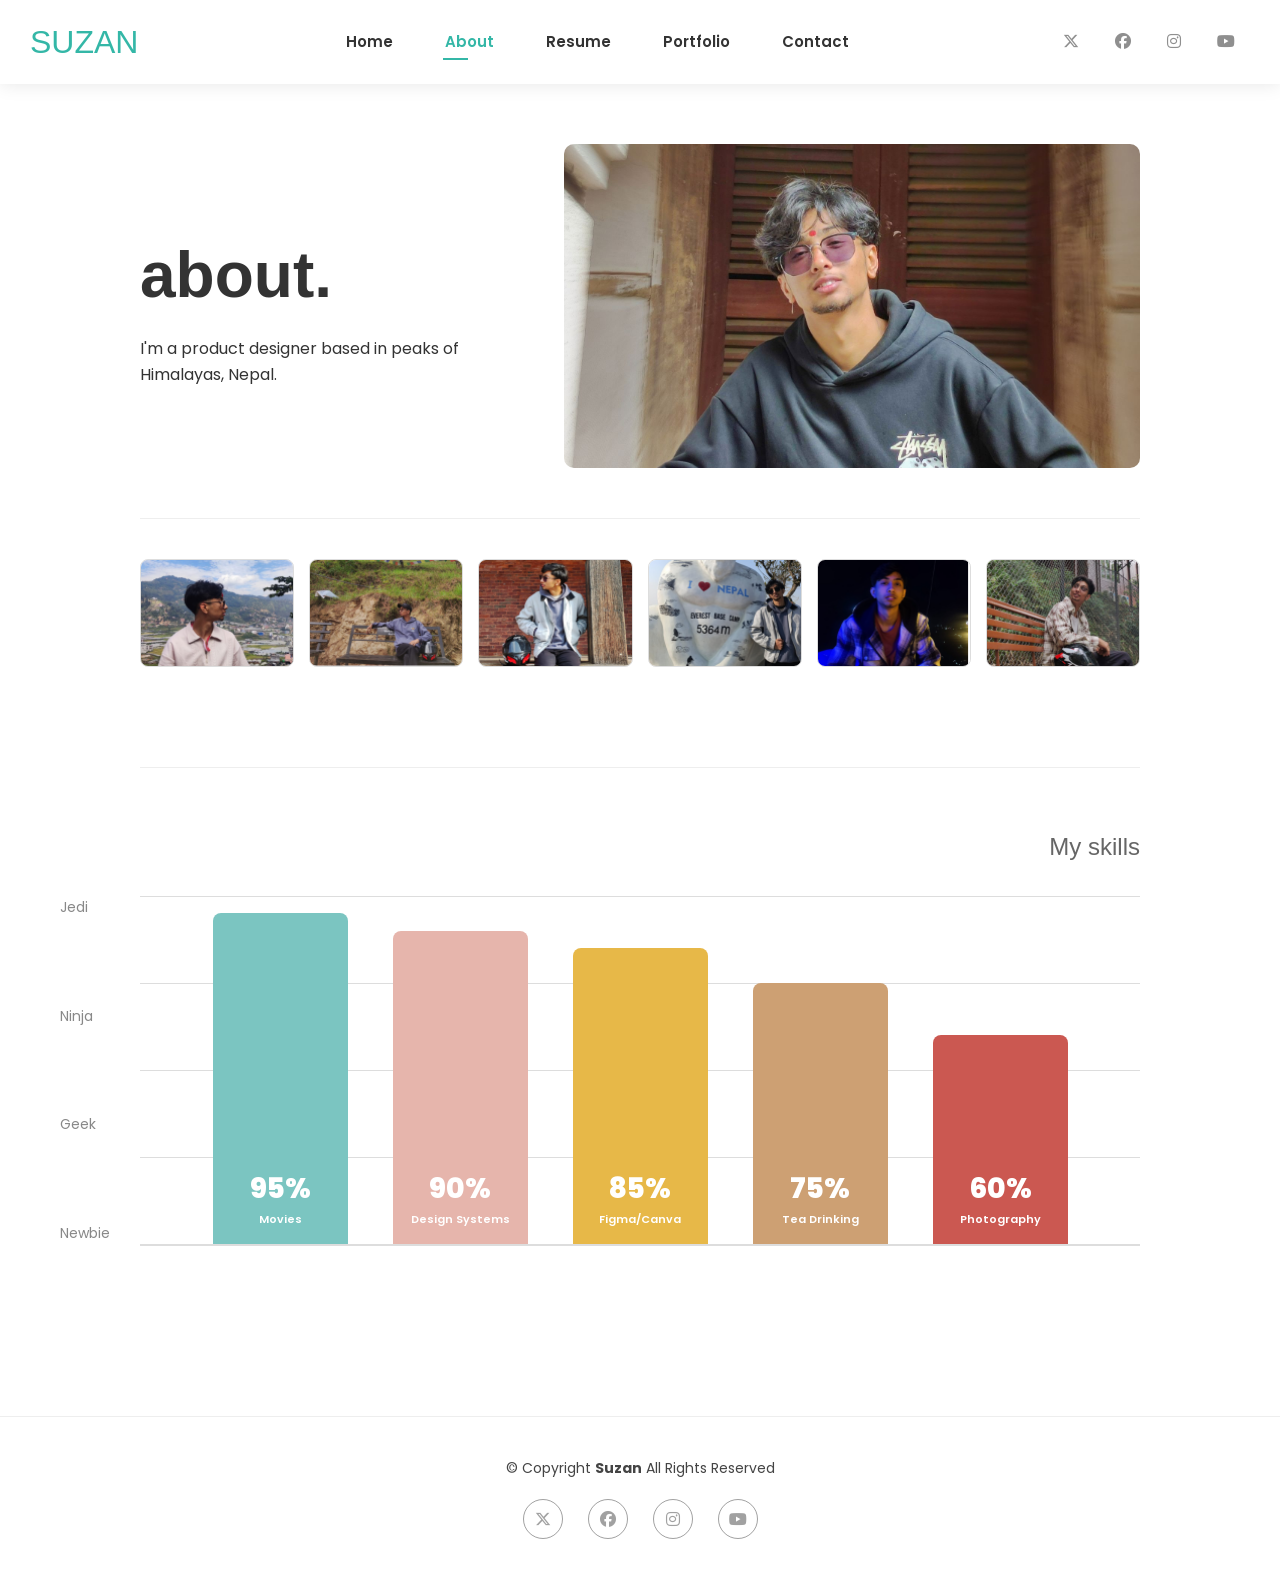
<file: about.html>
<!DOCTYPE html>
<html lang="en">

<head>
    <meta charset="utf-8">
    <meta content="width=device-width, initial-scale=1.0" name="viewport">
    <title>Suzan | Portfolio</title>

    <link href="Images/Sv.jpg" rel="icon">
    <link rel="stylesheet" href="https://cdnjs.cloudflare.com/ajax/libs/font-awesome/6.5.1/css/all.min.css">
    <link href="https://fonts.googleapis.com" rel="preconnect">
    <link href="https://fonts.gstatic.com" rel="preconnect" crossorigin>
    <link href="https://fonts.googleapis.com/css2?family=Roboto:wght@100;400;700&family=Poppins:wght@300;600;800&display=swap" rel="stylesheet">
  <link href="assets/css/main.css" rel="stylesheet">
    
</head>

<body>
 <header id="header" class="header">
    <div class="container-fluid">
      <a href="index.html" class="logo">
        <h1 class="sitename" style="margin:0;">Suzan</h1>
      </a>
      <nav id="navmenu" class="navmenu">
        <ul>
          <li><a href="index.html" >Home</a></li>
          <li><a href="about.html" class="active">About</a></li>
          <li><a href="resume.html">Resume</a></li>
          <li><a href="portfolio.html" >Portfolio</a></li>
          <li><a href="contact.html">Contact</a></li>
        </ul>
      </nav>
      <div class="header-social-links">
         <a href="https://x.com/suzan_subedi0_0" target="_blank"><i class="fa-brands fa-x-twitter"></i></a>
        <a href="https://www.facebook.com/Suzn07" target="_blank"><i class="fa-brands fa-facebook"></i></a>
        <a href="https://www.instagram.com/suzn0_0" target="_blank"><i class="fa-brands fa-instagram"></i></i></a>
        <a href="https://www.youtube.com/@Suzan695" target="_blank"><i class="fa-brands fa-youtube"></i></a>
      </div>
    </div>
  </header>

    <main class="main">
        <div class="container">
            <section class="hero">
                <div class="text-content">
                    <h1>about.</h1>
                    <p>I'm a product designer based in peaks of Himalayas, Nepal.</p>
                </div>
                <div class="profile-image-container">
                    <img src="Images/pic.jpg" alt="Profile" class="profile-img">
                </div>
            </section>

            <div class="gallery">
                <div class="gallery-item"><img src="Images/1.png" alt="1"></div>
                <div class="gallery-item"><img src="Images/2.png" alt="2"></div>
                <div class="gallery-item"><img src="Images/3.png" alt="3"></div>
                <div class="gallery-item"><img src="Images/4.png" alt="4"></div>
                <div class="gallery-item"><img src="Images/5.png" alt="5"></div>
                <div class="gallery-item"><img src="Images/6.png" alt="6"></div>
            </div>

            <section class="skills-section" id="skills-trigger">
                <h2 class="skills-header">My skills</h2>
                <div class="chart-wrapper">
                    <div class="grid-lines"></div>
                    <div class="y-labels">
                        <span>Jedi</span><span>Ninja</span><span>Geek</span><span>Newbie</span>
                    </div>
                    <div class="bars-area">
                        <div class="bar-box"><div class="actual-bar b1"><span class="num">95%</span><span class="label">Movies</span></div></div>
                        <div class="bar-box"><div class="actual-bar b2"><span class="num">90%</span><span class="label">Design Systems</span></div></div>
                        <div class="bar-box"><div class="actual-bar b3"><span class="num">85%</span><span class="label">Figma/Canva</span></div></div>
                        <div class="bar-box"><div class="actual-bar b4"><span class="num">75%</span><span class="label">Tea Drinking</span></div></div>
                        <div class="bar-box"><div class="actual-bar b5"><span class="num">60%</span><span class="label">Photography</span></div></div>
                    </div>
                </div>
            </section>
        </div>
    </main>

<footer id="footer" class="footer">
    <div class="container">
      <div class="copyright">
        <p>© <span>Copyright</span> <strong class="sitename">Suzan</strong> <span>All Rights Reserved</span></p>
      </div>
      <div class="social-links">
         <a href="https://x.com/suzan_subedi0_0" target="_blank"><i class="fa-brands fa-x-twitter"></i></a>
        <a href="https://www.facebook.com/Suzn07" target="_blank"><i class="fa-brands fa-facebook"></i></a>
        <a href="https://www.instagram.com/suzn0_0" target="_blank"><i class="fa-brands fa-instagram"></i></i></a>
        <a href="https://www.youtube.com/@Suzan695" target="_blank"><i class="fa-brands fa-youtube"></i></a>
      </div>
    </div>
  </footer>

    <script>
        const observerOptions = {
            root: null,
            threshold: 0.3 
        };

        const observer = new IntersectionObserver((entries) => {
            entries.forEach(entry => {
                if (entry.isIntersecting) {
                  
                    entry.target.classList.add('is-visible');
                   
                    observer.unobserve(entry.target);
                }
            });
        }, observerOptions);

        
        const target = document.querySelector('#skills-trigger');
        observer.observe(target);
    </script>

</body>
</html>
</file>
<file: assets/css/main.css>
/* Fonts */
:root {
  --default-font: "Roboto",  system-ui, -apple-system, "Segoe UI", Roboto, "Helvetica Neue", Arial, "Noto Sans", "Liberation Sans", sans-serif, "Apple Color Emoji", "Segoe UI Emoji", "Segoe UI Symbol", "Noto Color Emoji";
  --heading-font: "Raleway",  sans-serif;
  --nav-font: "Poppins",  sans-serif;
}

:root { 
  --background-color: #ffffff; 
  --default-color: #444444;
  --accent-color: #34b7a7; 
  --surface-color: #ffffff; 
  --contrast-color: #ffffff; 
}

:root {
  --nav-color: #444444;  
  --nav-hover-color: #34b7a7;
  --nav-mobile-background-color: #ffffff; 
  --nav-dropdown-background-color: #ffffff; 
  --nav-dropdown-color: #444444; 
  --nav-dropdown-hover-color: #34b7a7; 
}


    body { margin: 0; font-family: 'Roboto', sans-serif; }
    .header { display: flex; align-items: center; padding: 15px 0; sticky-top: 0; background: #fff; position: sticky; top: 0; z-index: 1000; }
    .container-fluid { display: flex; width: 100%; padding: 0 30px; align-items: center; justify-content: space-between; box-sizing: border-box; }
    .navmenu ul { display: flex; list-style: none; margin: 0; padding: 0; gap: 20px; }
    .navmenu a { text-decoration: none; color: #333; }
    .header-social-links { display: flex; gap: 15px; }
    .header-social-links a { color: #333; text-decoration: none; }
    .fw-bold { font-weight: 800; }
    .text-start { text-align: left; }
    .text-end { text-align: right; width: 100%; }
    .lead { font-size: 1.25rem; }

    /* Custom Split Styles */
    #hero {
      position: relative;
      height: 100vh;
      width: 100%;
      overflow: hidden;
      background: #fff;
    }

    .hero-layer {
      position: absolute;
      top: 0;
      left: 0;
      width: 100%;
      height: 100%;
    }

    .hero-layer img {
      width: 100vw;
      height: 100vh;
      object-fit: contain;
      object-position: center bottom;
    }
    
.left-side .content-box,
.right-side .content-box {
    transition: filter 0.3s ease, opacity 0.3s ease;
}

#designer-layer {
    
    transition: clip-path 0.1s linear; 
}


    #designer-layer {
      z-index: 2;
      clip-path: inset(0 50% 0 0);
      transition: clip-path 0.4s cubic-bezier(0.25, 1, 0.5, 1);
    }

    .layer-coder {
      z-index: 1;
    }

    .split-wrapper {
      position: relative;
      z-index: 5;
      display: flex;
      width: 100%;
      height: 100%;
    }

   .split-zone {
  flex: 1;
  height: 100%;
  display: flex;
  align-items: flex-start; 
  padding-top: 30vh;        
  padding-left: 5%;
  padding-right: 5%;
  box-sizing: border-box;  
}


.content-box h2 {
  font-size: 4.5rem;
  margin-top: 0;           
  margin-bottom: 0.5rem;
}

    .split-wrapper:hover .split-zone:not(:hover) .content-box {
      opacity: 0.3;
      filter: blur(2px);
      transition: 0.3s;
    }

    .footer { padding: 40px 0; background: #f8f9fa; text-align: center; }
    .social-links { display: flex; justify-content: center; gap: 15px; margin-top: 15px; }


.light-background {
  --background-color: #e9e8e6;
  --surface-color: #ffffff;
}

.dark-background {
  --background-color: #060606;
  --default-color: #ffffff;
  --heading-color: #ffffff;
  --surface-color: #252525;
  --contrast-color: #ffffff;
}

/* Smooth scroll */
:root {
  scroll-behavior: smooth;
}

/*General Styling & Shared Classes*/
body {
  color: var(--default-color);
  background-color: var(--background-color);
  font-family: var(--default-font);
}

a {
  color: var(--accent-color);
  text-decoration: none;
  transition: 0.3s;
}

a:hover {
  color: color-mix(in srgb, var(--accent-color), transparent 25%);
  text-decoration: none;
}

h1,
h2,
h3,
h4,
h5,
h6 {
  color: var(--heading-color);
  font-family: var(--heading-font);
}


/*Global Header*/

.header {
  color: var(--default-color);
  background-color: var(--background-color);
  padding: 15px 0;
  transition: all 0.5s;
  z-index: 997;
  box-shadow: 0px 0 18px rgba(0, 0, 0, 0.1);
}

.header .logo {
  line-height: 1;
}

.header .logo img {
  max-height: 36px;
  margin-right: 8px;
}

.header .logo h1 {
  font-size: 32px;
  margin: 0;
  font-weight: 300;
  text-transform: uppercase;
  color: var(--heading-color);
}

.header .header-social-links {
  padding-right: 15px;
}

.header .header-social-links a {
  color: color-mix(in srgb, var(--default-color), transparent 40%);
  padding-left: 6px;
  display: inline-block;
  transition: 0.3s;
  font-size: 16px;
}

.header .header-social-links a:hover {
  color: var(--accent-color);
}

.header .header-social-links a i {
  line-height: 0px;
}

@media (max-width: 1200px) {
  .header .logo {
    order: 1;
  }

  .header .header-social-links {
    order: 2;
  }

  .header .navmenu {
    order: 3;
  }
}

/*Navigation Menu*/

/* Desktop Navigation */
@media (min-width: 1200px) {
  .navmenu {
    padding: 0;
  }

  .navmenu ul {
    margin: 0;
    padding: 0;
    display: flex;
    list-style: none;
    align-items: center;
  }

  .navmenu li {
    position: relative;
  }

  .navmenu>ul>li {
    white-space: nowrap;
    padding: 15px 14px;
  }

  .navmenu>ul>li:last-child {
    padding-right: 0;
  }

  .navmenu a,
  .navmenu a:focus {
    color: var(--nav-color);
    font-size: 15px;
    padding: 0 2px;
    font-family: var(--nav-font);
    font-weight: 400;
    display: flex;
    align-items: center;
    justify-content: space-between;
    white-space: nowrap;
    transition: 0.3s;
    position: relative;
  }

  .navmenu a i,
  .navmenu a:focus i {
    font-size: 12px;
    line-height: 0;
    margin-left: 5px;
    transition: 0.3s;
  }

  .navmenu>ul>li>a:before {
    content: "";
    position: absolute;
    height: 2px;
    bottom: -6px;
    left: 0;
    background-color: var(--nav-hover-color);
    visibility: hidden;
    width: 0px;
    transition: all 0.3s ease-in-out 0s;
  }

  .navmenu a:hover:before,
  .navmenu li:hover>a:before,
  .navmenu .active:before {
    visibility: visible;
    width: 25px;
  }

  .navmenu li:hover>a,
  .navmenu .active,
  .navmenu .active:focus {
    color: var(--nav-hover-color);
  }

  .navmenu .dropdown ul {
    margin: 0;
    padding: 10px 0;
    background: var(--nav-dropdown-background-color);
    display: block;
    position: absolute;
    visibility: hidden;
    left: 14px;
    top: 130%;
    opacity: 0;
    transition: 0.3s;
    border-radius: 4px;
    z-index: 99;
    box-shadow: 0px 0px 30px rgba(0, 0, 0, 0.1);
  }

  .navmenu .dropdown ul li {
    min-width: 200px;
  }

  .navmenu .dropdown ul a {
    padding: 10px 20px;
    font-size: 15px;
    text-transform: none;
    color: var(--nav-dropdown-color);
  }

  .navmenu .dropdown ul a i {
    font-size: 12px;
  }

  .navmenu .dropdown ul a:hover,
  .navmenu .dropdown ul .active:hover,
  .navmenu .dropdown ul li:hover>a {
    color: var(--nav-dropdown-hover-color);
  }

  .navmenu .dropdown:hover>ul {
    opacity: 1;
    top: 100%;
    visibility: visible;
  }

  .navmenu .dropdown .dropdown ul {
    top: 0;
    left: -90%;
    visibility: hidden;
  }

  .navmenu .dropdown .dropdown:hover>ul {
    opacity: 1;
    top: 0;
    left: -100%;
    visibility: visible;
  }
}

/* Mobile Navigation */
@media (max-width: 1199px) {
  .mobile-nav-toggle {
    color: var(--nav-color);
    font-size: 28px;
    line-height: 0;
    margin-right: 10px;
    cursor: pointer;
    transition: color 0.3s;
  }

  .navmenu {
    padding: 0;
    z-index: 9997;
  }

  .navmenu ul {
    display: none;
    list-style: none;
    position: absolute;
    inset: 60px 20px 20px 20px;
    padding: 10px 0;
    margin: 0;
    border-radius: 6px;
    background-color: var(--nav-mobile-background-color);
    border: 1px solid color-mix(in srgb, var(--default-color), transparent 90%);
    box-shadow: none;
    overflow-y: auto;
    transition: 0.3s;
    z-index: 9998;
  }

  .navmenu a,
  .navmenu a:focus {
    color: var(--nav-dropdown-color);
    padding: 10px 20px;
    font-family: var(--nav-font);
    font-size: 17px;
    font-weight: 500;
    display: flex;
    align-items: center;
    justify-content: space-between;
    white-space: nowrap;
    transition: 0.3s;
  }

  .navmenu a i,
  .navmenu a:focus i {
    font-size: 12px;
    line-height: 0;
    margin-left: 5px;
    width: 30px;
    height: 30px;
    display: flex;
    align-items: center;
    justify-content: center;
    border-radius: 50%;
    transition: 0.3s;
    background-color: color-mix(in srgb, var(--accent-color), transparent 90%);
  }

  .navmenu a i:hover,
  .navmenu a:focus i:hover {
    background-color: var(--accent-color);
    color: var(--contrast-color);
  }

  .navmenu a:hover,
  .navmenu .active,
  .navmenu .active:focus {
    color: var(--nav-dropdown-hover-color);
  }

  .navmenu .active i,
  .navmenu .active:focus i {
    background-color: var(--accent-color);
    color: var(--contrast-color);
    transform: rotate(180deg);
  }

  .navmenu .dropdown ul {
    position: static;
    display: none;
    z-index: 99;
    padding: 10px 0;
    margin: 10px 20px;
    background-color: var(--nav-dropdown-background-color);
    transition: all 0.5s ease-in-out;
  }

  .navmenu .dropdown ul ul {
    background-color: rgba(33, 37, 41, 0.1);
  }

  .navmenu .dropdown>.dropdown-active {
    display: block;
    background-color: rgba(33, 37, 41, 0.03);
  }

  .mobile-nav-active {
    overflow: hidden;
  }

  .mobile-nav-active .mobile-nav-toggle {
    color: #fff;
    position: absolute;
    font-size: 32px;
    top: 15px;
    right: 15px;
    margin-right: 0;
    z-index: 9999;
  }

  .mobile-nav-active .navmenu {
    position: fixed;
    overflow: hidden;
    inset: 0;
    background: rgba(33, 37, 41, 0.8);
    transition: 0.3s;
  }

  .mobile-nav-active .navmenu>ul {
    display: block;
  }
}


/*Global Footer*/
.footer {
  color: var(--default-color);
  background-color: var(--background-color);
  font-size: 14px;
  padding: 40px 0;
  position: relative;
}

.footer .copyright p {
  margin-bottom: 0;
}

.footer .social-links {
  margin-top: 20px;
}

.footer .social-links a {
  display: flex;
  align-items: center;
  justify-content: center;
  width: 40px;
  height: 40px;
  border-radius: 50%;
  border: 1px solid color-mix(in srgb, var(--default-color), transparent 50%);
  font-size: 16px;
  color: color-mix(in srgb, var(--default-color), transparent 50%);
  margin: 0 5px;
  transition: 0.3s;
}

.footer .social-links a:hover {
  color: var(--accent-color);
  border-color: var(--accent-color);
}

.footer .credits {
  margin-top: 10px;
  font-size: 13px;
  text-align: center;
}

/*Resume Section*/
   
#resume .section-title {
  padding-bottom: 40px; 
}

#resume .section-title h2 {
  font-size: 60px; 
  margin-bottom: 8px;
  padding-bottom: 8px;
}

#resume .section-title p {
  font-size: 14px; 
  max-width: 600px; 
  margin: 0 auto;  
  line-height: 1.4;
}

#resume .section-title h2::after {
  width: 40px; 
}

.resume .resume-title {
  color: var(--heading-color);
  font-size: 26px;
  font-weight: 700;
  margin-top: 20px;
  margin-bottom: 20px;
}

.resume .resume-item {
  padding: 0 0 20px 20px;
  margin-top: -2px;
  border-left: 2px solid var(--accent-color);
  position: relative;
}

.resume .resume-item h4 {
  line-height: 18px;
  font-size: 18px;
  font-weight: 600;
  text-transform: uppercase;
  color: color-mix(in srgb, var(--default-color), transparent 20%);
  margin-bottom: 10px;
}

.resume .resume-item h5 {
  font-size: 16px;
  padding: 5px 15px;
  display: inline-block;
  font-weight: 600;
  margin-bottom: 10px;
}

.resume .resume-item ul {
  padding-left: 20px;
}

.resume .resume-item ul li {
  padding-bottom: 10px;
}

.resume .resume-item:last-child {
  padding-bottom: 0;
}

.resume .resume-item::before {
  content: "";
  position: absolute;
  width: 16px;
  height: 16px;
  border-radius: 50px;
  left: -9px;
  top: 0;
  background: var(--background-color);
  border: 2px solid var(--accent-color);
}


/* Portfolio  */
* { margin: 0; padding: 0; box-sizing: border-box; }

        body {
            background-color: #ffffff;
            color: #333;
            font-family: 'Poppins', sans-serif;
            line-height: 1.6;
        }

        

       

        .navmenu ul { display: flex; list-style: none; gap: 20px; }
        .navmenu a { text-decoration: none; color: #333; font-weight: 600; }
        .header-social-links a { margin-left: 15px; color: #333; }

        .main { padding: 60px 20px; }
        .container { max-width: 1000px; margin: 0 auto; width: 100%; }

        /* Hero & Gallery */
        .hero { display: flex; align-items: center; justify-content: space-between; margin-bottom: 50px; gap: 40px; }
        .text-content { flex: 1; }
        .text-content h1 { font-size: 64px; font-weight: 800; margin-bottom: 10px; }
        .profile-image-container { flex: 1.5; position: relative; display: flex; justify-content: flex-end; }
        .profile-img { width: 100%; border-radius: 10px; }
        
        .gallery {
            display: grid;
            grid-template-columns: repeat(auto-fit, minmax(140px, 1fr));
            gap: 15px;
            border-top: 1px solid #eee;
            padding-top: 40px;
            margin-bottom: 100px; 
        }
        .gallery-item { aspect-ratio: 1 / 0.7; background-color: #f0f0f0; border-radius: 8px; overflow: hidden; border: 1px solid #ddd; }
        .gallery-item img { width: 100%; height: 100%; object-fit: cover; }

        /* --- SKILLS GRAPH STYLES --- */
        .skills-section { padding: 60px 0; border-top: 1px solid #eee; }
        .skills-header { text-align: right; font-size: 24px; color: #666; font-weight: 300; margin-bottom: 30px; }
        .chart-wrapper { position: relative; height: 350px; width: 100%; border-bottom: 2px solid #ddd; }
        .grid-lines { position: absolute; width: 100%; height: 100%; background-image: repeating-linear-gradient(to bottom, #ddd 0, #ddd 1px, transparent 1px, transparent calc(100% / 4)); }
        .y-labels { position: absolute; left: -80px; height: 100%; display: flex; flex-direction: column; justify-content: space-between; color: #888; font-size: 14px; }
        .bars-area { display: flex; justify-content: space-around; align-items: flex-end; height: 100%; padding: 0 5%; position: relative; z-index: 2; }
        .bar-box { width: 15%; height: 100%; position: relative; }

        .actual-bar {
            position: absolute;
            bottom: 0;
            width: 100%;
            border-radius: 8px 8px 0 0;
            display: flex;
            flex-direction: column;
            justify-content: flex-end;
            align-items: center;
            padding-bottom: 15px;
            color: #fff;
            
            transform: scaleY(0);
            transform-origin: bottom;
            opacity: 0;
            transition: transform 1.2s cubic-bezier(0.17, 0.67, 0.83, 0.67), opacity 0.5s;
        }

        .skills-section.is-visible .actual-bar {
            transform: scaleY(1);
            opacity: 1;
        }

        .actual-bar .num { font-size: 28px; font-weight: 800; }
        .actual-bar .label { font-size: 11px; font-weight: 600; text-align: center; }

        .b1 { background-color: #7BC5C1; height: 95%; transition-delay: 0.1s; }
        .b2 { background-color: #E6B5AC; height: 90%; transition-delay: 0.2s; }
        .b3 { background-color: #E7B848; height: 85%; transition-delay: 0.3s; }
        .b4 { background-color: #CDA073; height: 75%; transition-delay: 0.4s; }
        .b5 { background-color: #CB5851; height: 60%; transition-delay: 0.5s; }


        footer { text-align: center; padding: 40px 0; border-top: 1px solid #eee; margin-top: 50px; }

        @media (max-width: 768px) {
            .hero { flex-direction: column; text-align: center; }
            .gallery { grid-template-columns: repeat(2, 1fr); }
            .y-labels { left: -50px; }
        }

  /* Portfolio Section */
  :root {
          --t-width: 380px;
          --t-gap: 50px;
          --t-count: 18; 
      }

      /* 1. Header Visibility Fix */
      .portfolio-header-container {
          display: flex;
          align-items: center;
          justify-content: space-between;
          padding: 100px 8% 50px;
          gap: 40px;
          position: relative; 
          z-index: 100;       
          background-color: #fff; 
      }

      .portfolio-text-side { flex: 1; min-width: 300px; display: block !important; visibility: visible !important; }

      .section-title { 
          font-size: clamp(50px, 8vw, 90px); 
          font-weight: 900; 
          line-height: 0.9; 
          margin: 0 0 20px; 
          color: #000; 
      }
      
      .subtitle-large { 
          font-size: 20px; 
          color: #666; 
          max-width: 500px; 
          margin-bottom: 40px; 
          font-weight: 300; 
      }

      /* 2. Filter Buttons Style */
      .portfolio-filters { display: flex; gap: 12px; flex-wrap: wrap; position: relative; z-index: 101; }
      .filter-btn {
          padding: 12px 28px; border-radius: 40px; border: 1px solid #ddd;
          background: #fff; cursor: pointer; font-weight: 700; transition: 0.3s;
          color: #000;
      }
      .filter-btn.active { background: #000; color: #fff; transform: translateY(-3px); box-shadow: 0 10px 20px rgba(0,0,0,0.1); }

      /* 3. Smooth Loop Logic */
      .weekly-recaps-wrapper { 
          padding: 60px 0 120px; 
          overflow: hidden; 
          background: #fafafa; 
          position: relative; 
          z-index: 10; 
      }
      
      .is-train .portfolio-track {
          display: flex; 
          gap: var(--t-gap); 
          width: max-content;
          animation: slide-train 50s linear infinite;
          will-change: transform;
      }

      .is-train .portfolio-track:hover { animation-play-state: paused; }

      @keyframes slide-train {
          0% { transform: translateX(0); }
          100% { transform: translateX(calc((var(--t-width) + var(--t-gap)) * var(--t-count) * -1)); }
      }

      /* 4. Train Item Styles */
      .is-train .item {
          flex: 0 0 var(--t-width); height: 520px; border-radius: 24px;
          transition: 0.7s cubic-bezier(0.23, 1, 0.32, 1);
          filter: grayscale(100%); opacity: 0.4; transform: scale(0.9);
      }

      .is-train .item.is-centered {
          filter: grayscale(0%); opacity: 1; transform: scale(1.1) translateY(-10px);
          z-index: 5; box-shadow: 0 40px 80px rgba(0,0,0,0.2);
      }

      /* 5. GRID Styles */
      .is-grid .portfolio-track {
          display: grid; 
          grid-template-columns: repeat(auto-fill, minmax(320px, 1fr));
          gap: 30px; width: 90%; margin: 0 auto; animation: none !important;
          transform: none !important;
      }

      .is-grid .item { filter: grayscale(0%); opacity: 1; transform: none !important; border-radius: 16px; overflow: hidden; }
      .is-grid .duplicate { display: none !important; }

      .is-grid .youtube { aspect-ratio: 16 / 9; }
      .is-grid .web { aspect-ratio: 16 / 9;}
      .is-grid .snaps { aspect-ratio: 1 / 1; }

      .item img { width: 100%; height: 100%; object-fit: cover; pointer-events: none; }
      .hide { display: none !important; }

      @media (max-width: 1024px) {
          .portfolio-header-container { flex-direction: column-reverse; text-align: center; padding-top: 50px; }
          .subtitle-large { margin-left: auto; margin-right: auto; }
          .portfolio-filters { justify-content: center; }
      }

      /* Contact Section */
    .main-content {
        max-width: 1000px;
        margin: 0 auto;
        padding: 0 20px;
    }

    .contact-section {
        padding: 40px 0; 
        border-top: 1px solid #eee;
    }

    .contact-hero {
        display: flex;
        align-items: center;
        justify-content: space-between;
        gap: 30px; 
        margin-bottom: 50px; 
    }

    .contact-text { flex: 1; }
    
    .section-title {
        font-size: 64px;
        font-weight: 800;
        margin-bottom: 5px;
        letter-spacing: -2px;
    }

    .subtitle {
        color: #666;
        margin-bottom: 30px;
    }

    /* Social Grid Styles */
    .social-grid {
        display: grid;
        grid-template-columns: repeat(2, 1fr);
        gap: 15px 25px;
        max-width: 400px;
    }

    .social-item {
        text-decoration: none;
        color: #333;
        font-weight: 600;
        display: flex;
        align-items: center;
        gap: 12px;
        transition: 0.3s;
        font-size: 15px;
    }

    .social-item i {
        font-size: 22px;
        width: 42px;
        height: 42px;
        display: flex;
        align-items: center;
        justify-content: center;
        border-radius: 50%;
        color: white;
    }

    /* Brand Colors for Icons */
    .twitter { background-color: #1DA1F2; }
    .facebook { background-color: #1877F2; }
    .github { background-color: #24292e; }
    .instagram { background: linear-gradient(45deg, #f09433 0%, #e6683c 25%, #dc2743 50%, #cc2366 75%, #bc1888 100%); }

    .social-item:hover { opacity: 0.8; transform: translateX(5px); }

    /* Image Effect */
    .contact-image-container {
        flex: 1;
        position: relative;
        display: flex;
        justify-content: flex-end;
    }

    .contact-img {
        width: 100%;
        max-width: 420px;
        filter: grayscale(100%);
    }

    .color-overlay {
        position: absolute;
        top: 0;
        left: 0;
        width: 50%;
        height: 100%;
        mix-blend-mode: multiply;
        opacity: 0.7;
        pointer-events: none;
    }

    /* Form Styles */
    .email-form-wrapper { 
        margin-top: 20px;
        border-top: 1px solid #eee;
        padding-top: 30px;
    }

    .form-title {
        font-size: 22px;
        color: #888;
        font-weight: 300;
        margin-bottom: 25px;
    }

    .form-cols {
        display: flex;
        gap: 30px;
    }

    .form-left, .form-right { flex: 1; }

    .input-group { margin-bottom: 15px; }

    .input-group label {
        display: block;
        font-size: 13px;
        color: #999;
        margin-bottom: 5px;
    }

    .input-group input, .input-group textarea {
        width: 100%;
        padding: 10px;
        border: 1px solid #ddd;
        border-radius: 6px;
        background: #fff;
        font-family: inherit;
        font-size: 15px;
    }

    .input-group textarea {
        height: 100px;
        resize: none;
    }

    .form-footer {
        display: flex;
        justify-content: flex-end;
        margin-top: 10px;
    }

    .send-btn {
        background-color: #333;
        color: white;
        padding: 10px 30px;
        border: none;
        border-radius: 6px;
        font-weight: 600;
        cursor: pointer;
        transition: 0.3s;
    }

    .send-btn:hover { background-color: #000; }

    @media (max-width: 768px) {
        .contact-hero { flex-direction: column; text-align: center; }
        .social-grid { margin: 0 auto; }
        .social-item { justify-content: center; }
        .form-cols { flex-direction: column; gap: 0; }
        .contact-image-container { justify-content: center; }
    }
</file>
